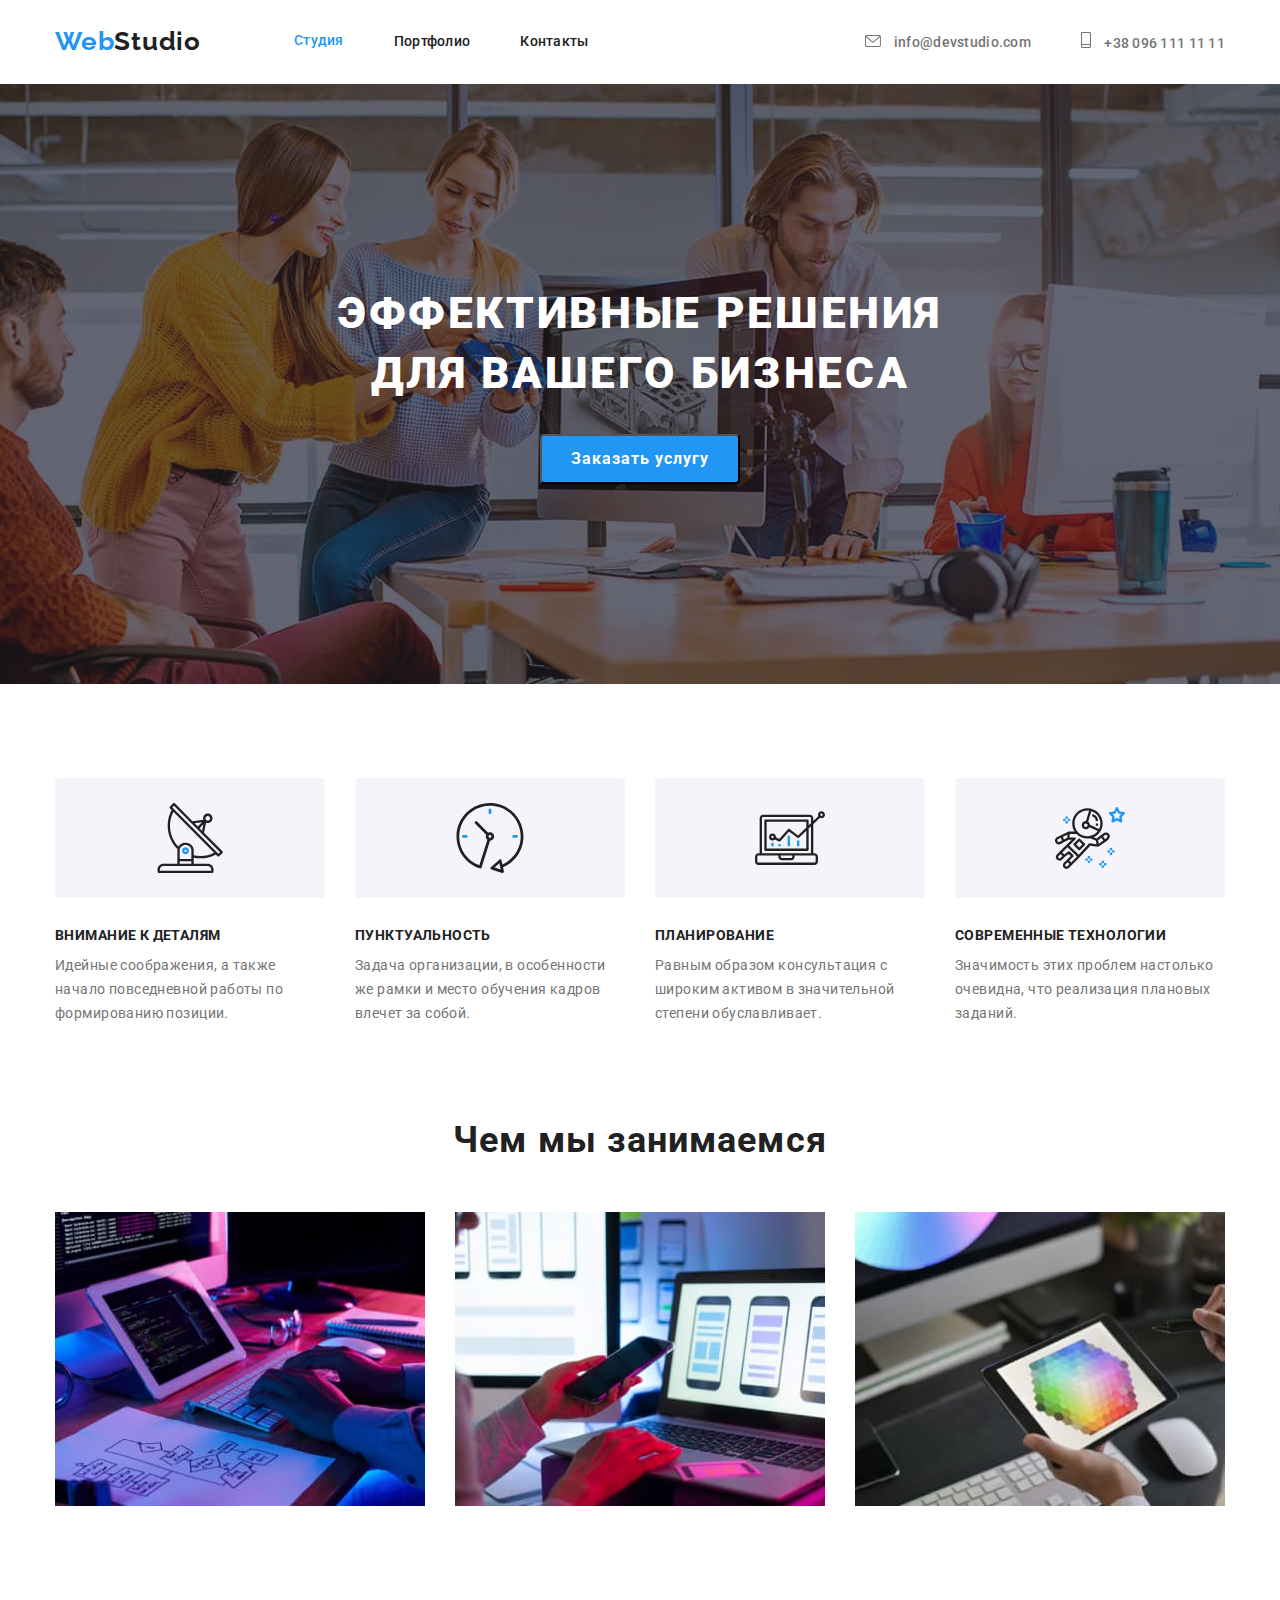
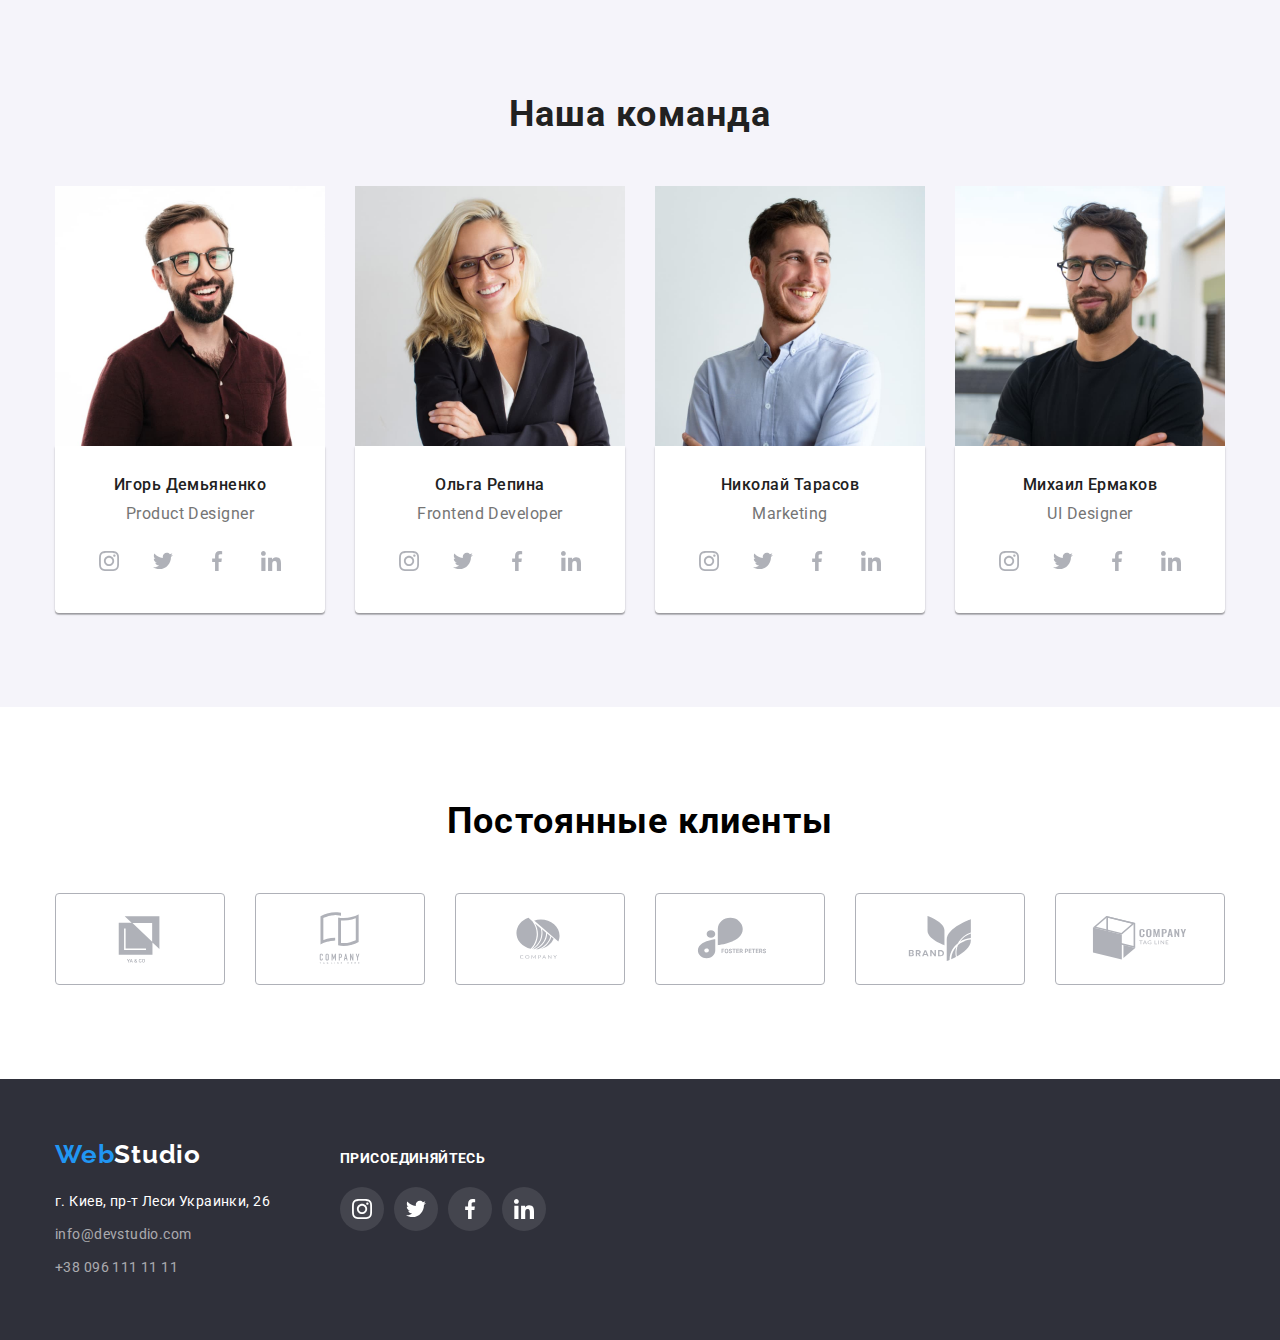
<file: index.html>
<!DOCTYPE html>
<html lang="ru">

<head>
    <meta charset="UTF-8">
    <meta http-equiv="X-UA-Compatible" content="IE=edge">
    <meta name="viewport" content="width=device-width, initial-scale=1.0">
    <title>Студия</title>
    <link rel="preconnect" href="https://fonts.googleapis.com">
    <link rel="preconnect" href="https://fonts.gstatic.com" crossorigin>
    <link href="https://fonts.googleapis.com/css2?family=Raleway:wght@700&family=Roboto:wght@400;500;700;900&display=swap"
        rel="stylesheet">
    <link rel="stylesheet" href="./css/modern-normalize.css">
    <link rel="stylesheet" href="./css/styles.css" />
  </head>

<body>
    <header class="header">
        <div class="container header-container">
        <a class ="link link-logo" href=""><span class="logo-title">Web</span><span class="logo-item">Studio</span> </a>
        <nav>
            <ul class="header-nav">
                <li class="list list-header"><a class ="link header-links" href="">Студия</a></li>
                <li class="list list-header"><a class ="link header-link" href="./portfolio.html">Портфолио</a></li>
                <li class="list list-header"><a class ="link header-link" href="">Контакты</a> </li>
            </ul>
        </nav>        
        <ul class="header-tel">            
            <li class="list list-header-mail ">                
                <a class ="link link-connection" href="mailto:info@devstudio.com">
                <svg class="mail-svg" width="16" height="12">
                        <use href="./images/icons.svg#icon-envelope">
                    
                        </use>
                    </svg>
                info@devstudio.com                    
                </a>
            </li>           
           
            <li class="list list-header-tel">                
                <a class ="link link-connection" href="tel:+380961111111">
                    <svg class="tel-svg" width="10" height="16">
                        <use href="./images/icons.svg#icon-Vector">
                    
                        </use>
                    </svg>
                    +38 096 111 11 11                    
                </a> 
            </li>
        
        </ul>        
                </div>
    </header>
    <main>
        <section class="hero section overlay" >
            <div class="container">
                
            <h1 class="hero-title">
                Эффективные решения для вашего бизнеса
            </h1>
            <button class="hero-btn" type="button">Заказать услугу</button> 

            </div>
        </section>
        <section class="title section">
            <div class="container">
            <h2 class="visually-hidden"></h2>
            <ul class="list-items">
                <div class="box">
                    <div class="box-item">
                    <div class="list-border">
                        <svg class="box-icon" width="70" height="70">
                            <use href="./images/icons.svg#icon-Group"></use>
                        </svg>
                    </div>
                        <li class="list list-item">
                            <h3 class="about-title">
                                Внимание к деталям
                            </h3>
                            <p class="title-text">
                                Идейные соображения, а также начало повседневной работы по формированию позиции.
                            </p>
                        </li>                    
                    </div>
                    <div class="box-item">
                    <div class="list-border">
                        <svg class="" width="70" height="70">
                            <use href="./images/icons.svg#icon-clock1"></use>
                        </svg>
                    </div>
                        <li class="list list-item">
                            <h3 class="about-title">
                                Пунктуальность
                            </h3>
                            <p class="title-text">
                                Задача организации, в особенности же рамки и место обучения кадров влечет за собой.
                            </p>
                        </li>                    
                    </div>
                    <div class="box-item">
                    <div class="list-border">
                        <svg class="" width="70" height="70">
                            <use href="./images/icons.svg#icon-diagram1"></use>
                        </svg>
                    </div>
                        <li class="list list-item">
                            <h3 class="about-title">
                                Планирование
                            </h3>
                            <p class="title-text">
                                Равным образом консультация с широким активом в значительной степени обуславливает.
                            </p>
                        </li>
                    </div>
                    <div class="box-item">
                    <div class="list-border">
                        <svg class="" width="70" height="70">
                            <use href="./images/icons.svg#icon-astronaut-1"></use>
                        </svg>
                    </div>
                    
                        <li class="list list-item">
                            <h3 class="about-title">
                                Современные технологии
                            </h3>
                            <p class="title-text">
                                Значимость этих проблем настолько очевидна, что реализация плановых заданий.
                            </p>
                        </li>                
                               
                </div>
               
                
               
                
                
            
            </ul>
            </div>
            </div>
        </section>
        <!--Чем мы занимаемся-->
        <section class="work section">
            <div class="container">
            <h2 class="work-title">Чем мы занимаемся</h2>
            <ul class="work-list">
                <li class="list work-list-item">
                    <img src="./images/img.jpg" alt="написание кода" width="370">
                </li>
                <li class="list work-list-item">
                    <img src="./images/img1.jpg" alt="создание приложений" width="370">
                </li>
                <li class="list work-list-item">
                    <img src="./images/img2.jpg" alt="оформление" width="370">
                </li>
            </ul>
            </div>
        </section>

        <!--Наша команда-->

        <section class="team section">
            <div class="container">
            <h2 class="team-title">Наша команда</h2>
            <ul class="title-list">
                <li class="list list-masters">
                    <img src="./images/img3.jpg" alt="дизайнер продуктов" width="270">
                    <div class="master-card">
                    <h3 class="name-title">Игорь Демьяненко</h3>
                    <p class="masters-item">Product Designer</p>
                    <ul class="masters-social-list list">
                        <li class="masters-social-item">
                            <a href="" class="masters-social-link">
                            <svg class="svg-link" width="20" height="20">
                                <use href="./images/icons.svg#icon-instagram">
                    
                                </use>
                            </svg>
                            </a>
                        </li>
                        <li class="masters-social-item ">
                            <a href="" class="link masters-social-link">
                            <svg class="svg-link" width="20" height="20">
                                <use href="./images/icons.svg#icon-twitter1">
                    
                                </use>
                            </svg>
                    </a>
                        </li>
                        <li class="masters-social-item">
                            <a href="" class="link masters-social-link">
                            <svg class="svg-link" width="20" height="20">
                                <use href="./images/icons.svg#icon-facebook1">
                    
                                </use>
                            </svg>
                            </a>
                        </li>
                        <li class="masters-social-item">
                            <a href="" class="link masters-social-link">
                            <svg class="svg-link" width="20" height="20">
                                <use href="./images/icons.svg#icon-linkedin1">
                    
                                </use>
                            </svg>
                            </a>
                        </li>
                    </ul>
                    </div>
                </li>
                <li class="list list-masters">
                    <img src="./images/img4.jpg" alt="фронтенд разработчик" width="270">
                    <div class="master-card">
                    <h3 class="name-title">Ольга Репина</h3>
                    <p class="masters-item">Frontend Developer</p>
                    <ul class="masters-social-list list">
                        <li class="masters-social-item">
                            <a href="" class="link masters-social-link">
                            <svg class="svg-link" width="20" height="20">
                                <use href="./images/icons.svg#icon-instagram">                 
                                </use>
                            </svg>
                            </a>
                        </li>
                        <li class="masters-social-item ">
                            <a href="" class="link masters-social-link">
                            <svg class="svg-link" width="20" height="20">
                                <use href="./images/icons.svg#icon-twitter1">
                    
                                </use>
                            </svg>
                    </a>
                        </li>
                        <li class="masters-social-item">
                            <a href="" class="link masters-social-link">
                            <svg class="svg-link" width="20" height="20">
                                <use href="./images/icons.svg#icon-facebook1">
                    
                                </use>
                            </svg>
                            </a>
                        </li>
                        <li class="masters-social-item">
                            <a href="" class="link masters-social-link">
                            <svg class="svg-link" width="20" height="20">
                                <use href="./images/icons.svg#icon-linkedin1">
                    
                                </use>
                            </svg>
                            </a>
                        </li>
                    </ul>
                    </div>
                </li> 
                <li class="list list-masters">
                    <img src="./images/img5.jpg" alt="маркетинг" width="270">
                    <div class="master-card">
                    <h3 class="name-title">Николай Тарасов</h3>
                    <p class="masters-item">Marketing</p>
                    <ul class="masters-social-list list">
                        <li class="masters-social-item">
                            <a href="" class="link masters-social-link">
                            <svg class="svg-link" width="20" height="20">
                                <use href="./images/icons.svg#icon-instagram">
                    
                                </use>
                            </svg>
                            </a>
                        </li>
                        <li class="masters-social-item ">
                            <a href="" class="link masters-social-link">
                            <svg class="svg-link" width="20" height="20">
                                <use href="./images/icons.svg#icon-twitter1">
                    
                                </use>
                            </svg>
                    </a>
                        </li>
                        <li class="masters-social-item">
                            <a href="" class="link masters-social-link">
                            <svg class="svg-link" width="20" height="20">
                                <use href="./images/icons.svg#icon-facebook1">
                    
                                </use>
                            </svg>
                            </a>
                        </li>
                        <li class="masters-social-item">
                            <a href="" class="link masters-social-link">
                            <svg class="svg-link" width="20" height="20">
                                <use href="./images/icons.svg#icon-linkedin1">
                    
                                </use>
                            </svg>
                            </a>
                        </li>
                    </ul>
                    </div>
                </li>                
                <li class="list list-masters">
                    <img src="./images/img6.jpg" alt="дизайнер" width="270">
                    <div class="master-card">
                    <h3 class="name-title">Михаил Ермаков</h3>
                    <p class="masters-item">UI Designer</p>
                    <ul class="masters-social-list list">
                        <li class="masters-social-item">
                            <a href="" class="link masters-social-link">
                            <svg class="svg-link" width="20" height="20">
                                <use href="./images/icons.svg#icon-instagram">
                    
                                </use>
                            </svg>
                            </a>
                        </li>
                        <li class="masters-social-item ">
                            <a href="" class="link masters-social-link">
                            <svg class="svg-link" width="20" height="20">
                                <use href="./images/icons.svg#icon-twitter1">
                    
                                </use>
                            </svg>
                    </a>
                        </li>
                        <li class="masters-social-item">
                            <a href="" class="link masters-social-link">
                            <svg class="svg-link" width="20" height="20">
                                <use href="./images/icons.svg#icon-facebook1">
                    
                                </use>
                            </svg>
                            </a>
                        </li>
                        <li class="masters-social-item">
                            <a href="" class="link masters-social-link">
                            <svg class="svg-link" width="20" height="20">
                                <use href="./images/icons.svg#icon-linkedin1">
                    
                                </use>
                            </svg>
                            </a>
                        </li>
                    </ul>
                    </div>
                    </div>
                </li>
            </ul>
            </div>
        </section>
        <section class=" section section-client">            
            <h2 class="client">Постоянные клиенты</h2>
            <ul class="client-border client-items list">
               
                <li class="client-icons">
                    <a href="" class="client-link">
                    <svg class="partners-logo" width=106 height=60>
                        <use href="./images/icons.svg#icon-Logo">
                        
                        </use>
                     </svg>
                    </a>
                </li>                
                
                <li class="client-icons">
                        <a href="" class="client-link">
                        <svg class="partners-logo" width=106 height=60>
                            <use href="./images/icons.svg#icon-Logo1">
                            
                            </use>
                        </svg>
                        </a>
                    </li>                
                
                    <li class="client-icons">
                        <a href="" class="client-link">
                        <svg class="partners-logo" width=106 height=60> 
                            <use href="./images/icons.svg#icon-Logo2">
                            
                            </use>
                        </svg>
                        </a>
                    </li>               
                
                    <li class="client-icons">
                        <a href="" class="client-link">
                        <svg class="partners-logo" width=106 height=60>
                        <use href="./images/icons.svg#icon-Logo3">
                        
                        </use>
                        </svg>
                        </a>
                    </li>                
                
                    <li class="client-icons">
                        <a href="" class="client-link">
                        <svg class="partners-logo" width=106 height=60> 
                            <use href="./images/icons.svg#icon-Logo4">
                            
                            </use>
                        </svg>
                        </a>
                    </li>               
                
                    <li class="client-icons">
                        <a href="" class="client-link">
                        <svg class="partners-logo" width=106 height=60> 
                            <use href="./images/icons.svg#icon-Logo5">
                            
                            </use>
                        </svg>
                        </a>
                    </li>                
            </ul>
        </section>

    </main>
    <footer class="footer">        
        <div class="container footer-container">       
           <div class="footer-boxs">
         <a class ="link footer-logo" href=""><span class="logo-title">Web</span><span class="logo-it">Studio</span> </a>
      
        <address>            
            <ul class="address">
                <li class="list footer-address">
                    <a class ="link footer-address" href="https://goo.gl/maps/CnuF6SRfgWgfMDeP9" target="_blank" rel="noopener noreferrer">г. Киев,
                        пр-т Леси Украинки, 26</a>
                </li>
                <li class="list footer-mail">
                    <a class ="link footer-mail" href="mailto:info@devstudio.com">info@devstudio.com</a>
                </li>
                <li class="list footer-tel">
                    <a class ="link footer-tel" href="tel:+380961111111">+38 096 111 11 11</a>
                </li>

            </ul>
        </address>      
    </div>
        
        <div class="footer-box">
            <h2 class="footer-title">присоединяйтесь</h2>

            <ul class="footer-list list">
                <li class="footer-social-item">
                    <a href="" class="link footer-social-link">
                        <svg class="footer-ikon" width="20" height="20">
                            <use href="./images/icons.svg#icon-instagram">
                
                            </use>
                        </svg>
                    </a>
                </li>
                <li class="footer-social-item">
                    <a href="" class="link footer-social-link">
                        <svg class="footer-ikon" width="20" height="20">
                            <use href="./images/icons.svg#icon-twitter1">
                
                            </use>
                        </svg>
                    </a>
                </li>
                <li class="footer-social-item">
                    <a href="" class="link footer-social-link">
                        <svg class="footer-ikon" width="20" height="20">
                            <use href="./images/icons.svg#icon-facebook1">
                
                            </use>
                        </svg>
                    </a>
                </li>
                <li class="footer-social-item">
                    <a href="" class="link footer-social-link">
                        <svg class="footer-ikon" width="20" height="20">
                            <use href="./images/icons.svg#icon-linkedin1">
                
                            </use>
                        </svg>
                    </a>
                </li>
            </ul>
        </div>
        
</div>

    </footer>
</body>

</html>
</file>
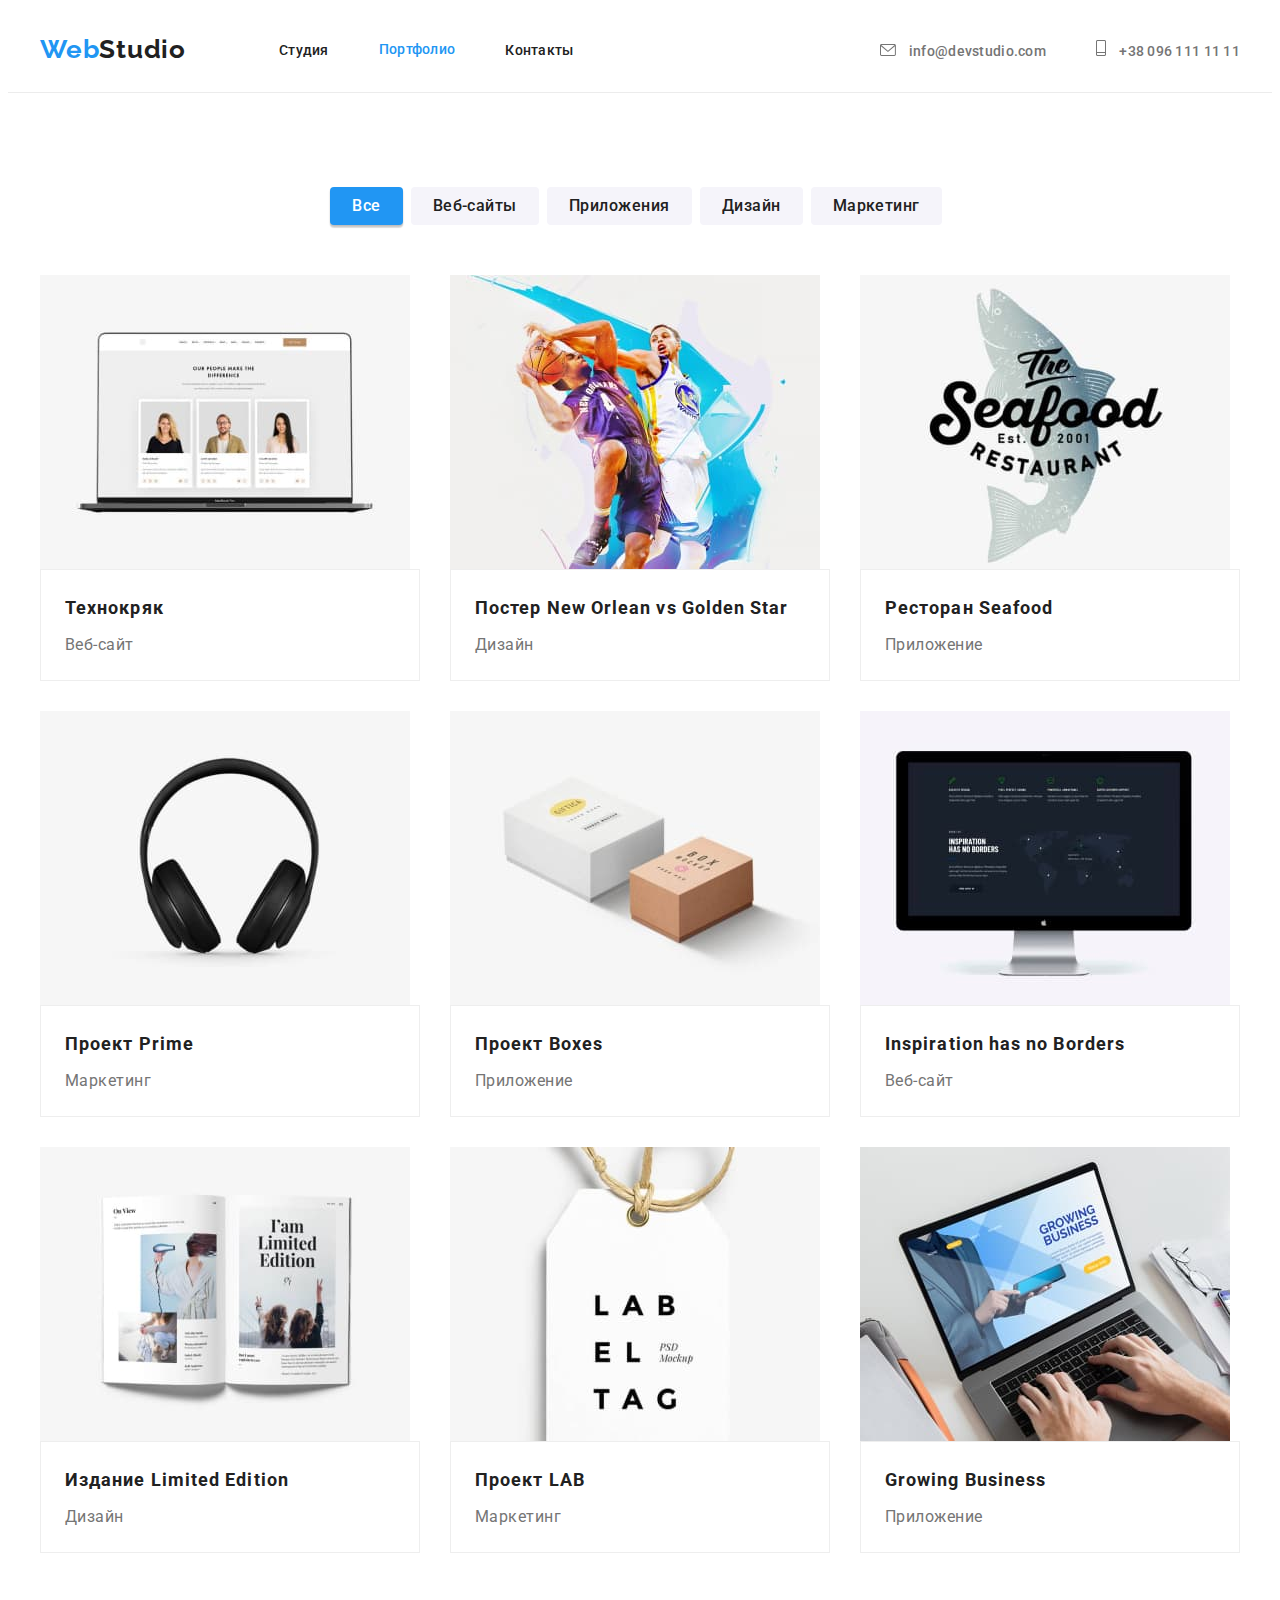
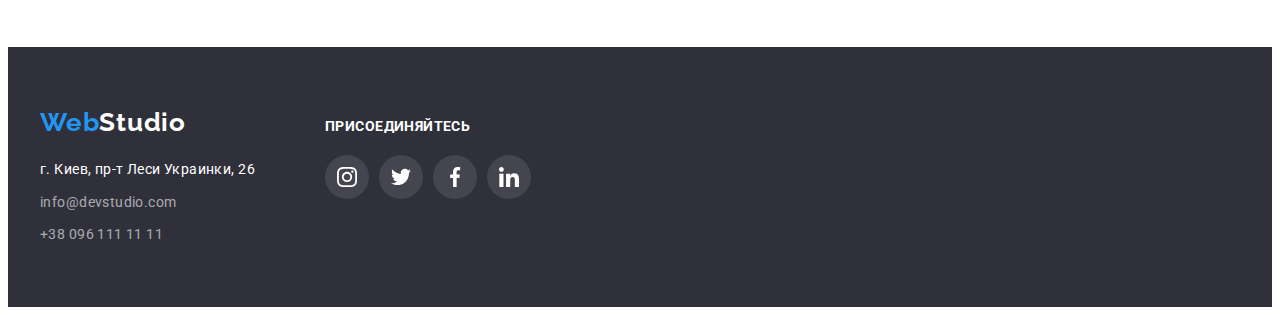
<file: portfolio.html>
<!DOCTYPE html>
    <html lang="ru">
    
    <head>
        <meta charset="UTF-8">
        <meta http-equiv="X-UA-Compatible" content="IE=edge">
        <meta name="viewport" content="width=device-width, initial-scale=1.0">
        <title>Портфолио</title>
        <link rel="preconnect" href="https://fonts.googleapis.com">
        <link rel="preconnect" href="https://fonts.gstatic.com" crossorigin>
        <link
            href="https://fonts.googleapis.com/css2?family=Raleway:wght@700&family=Roboto:wght@400;500;700;900&display=swap"
            rel="stylesheet">
        <link rel="stylesheet" href="https://cdnjs.cloudflare.com/ajax/libs/modern-normalize/1.1.0/modern-normalize.min.css"
                integrity="sha512-wpPYUAdjBVSE4KJnH1VR1HeZfpl1ub8YT/NKx4PuQ5NmX2tKuGu6U/JRp5y+Y8XG2tV+wKQpNHVUX03MfMFn9Q=="
                crossorigin="anonymous" referrerpolicy="no-referrer" />
        <link rel="stylesheet" href="./css/styles.css" />
    </head>
    
    <body>
        <header class="header header-border">
            <div class="container header-container">
            <a class="link link-logo" href=""><span class="logo-title">Web</span><span class="logo-item">Studio</span> </a>
            <nav>
                <ul class="header-nav">
                    <li class="list list-header"><a class="link header-link" href="./index.html">Студия</a></li>
                    <li class="list list-header"><a class="link header-links" href="">Портфолио</a></li>
                    <li class="list list-header"><a class="link header-link" href="">Контакты</a> </li>
                </ul>
            </nav>
        <ul class="header-tel">
            <li class="list list-header-mail ">
                <a class="link link-connection" href="mailto:info@devstudio.com">
                    <svg class="mail-svg" width="16" height="12">
                        <use href="./images/icons.svg#icon-envelope">
        
                        </use>
                    </svg>
                    info@devstudio.com
                </a>
            </li>
        
            <li class="list list-header-tel">
                <a class="link link-connection" href="tel:+380961111111">
                    <svg class="tel-svg" width="10" height="16">
                        <use href="./images/icons.svg#icon-Vector">
        
                        </use>
                    </svg>
                    +38 096 111 11 11
                </a>
            </li>
        
        </ul>
            </div>
        </header>
        <main>
            <section class="main section">
                <div class="container">
                <ul class="main-link">
                    <li class="main-button">
                       <button class="mains-btn" type="button">Все</button>
                    </li>
                    <li class="main-button">
                        <button class="main-btn" type="button">Веб-сайты</button>
                    </li>
                    <li class="main-button">
                        <button class="main-btn" type="button">Приложения</button>
                    </li>
                    <li class="main-button">
                        <button class="main-btn" type="button">Дизайн</button>
                    </li>
                    <li class="main-button">
                        <button class="main-btn" type="button">Маркетинг</button>
                    </li>
                </ul>
                <ul class="main-list">
                    <li class="main-card">
                        <img src="./pictures/pictures.jpg" alt="Веб-сайт" width="370">
                        <div class="card-item">
                        <h3 class="main-item">Технокряк</h3>
                        <p class="main-title">Веб-сайт</p>
                        </div>
                    </li>
                    <li class="main-card">
                        <img src="./pictures/pictures1.jpg" alt="Дизайн" width="370">
                        <div class="card-item">
                        <h3 class="main-item">Постер New Orlean vs Golden Star</h3>
                        <p class="main-title">Дизайн</p>
                    </div>
                    </li>                    
                    <li class="main-card">
                        <img src="./pictures/pictures2.jpg" alt="Приложение" width="370" >
                        <div class="card-item">
                        <h3 class="main-item">Ресторан Seafood</h3>
                        <p class="main-title">Приложение</p>
                        </div>
                    </li>
                    <li class="main-card">
                        <img src="./pictures/pictures3.jpg" alt="Маркетинг" width="370">
                        <div class="card-item">
                        <h3 class="main-item">Проект Prime</h3>
                        <p class="main-title">Маркетинг</p>
                        </div>
                    </li>
                    <li class="main-card">
                        <img src="./pictures/pictures4.jpg" alt="Приложение" width="370">
                        <div class="card-item">
                        <h3 class="main-item">Проект Boxes</h3>
                        <p class="main-title">Приложение</p>
                        </div>
                    </li>
                    <li class="main-card">
                        <img src="./pictures/pictures5.jpg" alt="Веб-сайт" width="370">
                        <div class="card-item">
                        <h3 class="main-item">Inspiration has no Borders</h3>
                        <p class="main-title">Веб-сайт</p>
                        </div>
                    </li>
                    <li class="main-card">
                        <img src="./pictures/pictures6.jpg" alt="Дизайн" width="370">
                        <div class="card-item">
                        <h3 class="main-item">Издание Limited Edition</h3>
                        <p class="main-title">Дизайн</p>
                        </div>
                    </li>
                    <li class="main-card">
                        <img src="./pictures/pictures7.jpg" alt="Маркетинг" width="370">
                        <div class="card-item">
                        <h3 class="main-item">Проект LAB</h3>
                        <p class="main-title">Маркетинг</p>
                        </div>
                    </li>
                    <li class="main-card">
                        <img src="./pictures/pictures8.jpg" alt="Приложение" width="370">
                        <div class="card-item">
                        <h3 class="main-item">Growing Business</h3>
                        <p class="main-title">Приложение</p>
                        </div>
                    </li>
                </ul>
                </div>
            </section>

        </main>
        <footer class="footer">
            <div class="container footer-container">
                <div class="footer-boxs">
                    <a class="link footer-logo" href=""><span class="logo-title">Web</span><span class="logo-it">Studio</span>
                    </a>
        
                    <address>
                        <ul class="address">
                            <li class="list footer-address">
                                <a class="link footer-address" href="https://goo.gl/maps/CnuF6SRfgWgfMDeP9" target="_blank"
                                    rel="noopener noreferrer">г. Киев,
                                    пр-т Леси Украинки, 26</a>
                            </li>
                            <li class="list footer-mail">
                                <a class="link footer-mail" href="mailto:info@devstudio.com">info@devstudio.com</a>
                            </li>
                            <li class="list footer-tel">
                                <a class="link footer-tel" href="tel:+380961111111">+38 096 111 11 11</a>
                            </li>
        
                        </ul>
                    </address>
                </div>
        
                <div class="footer-box">
                    <h2 class="footer-title">присоединяйтесь</h2>
        
                    <ul class="footer-list list">
                        <li class="footer-social-item">
                            <a href="" class="link footer-social-link">
                                <svg class="footer-ikon" width="20" height="20">
                                    <use href="./images/icons.svg#icon-instagram">
        
                                    </use>
                                </svg>
                            </a>
                        </li>
                        <li class="footer-social-item">
                            <a href="" class="link footer-social-link">
                                <svg class="footer-ikon" width="20" height="20">
                                    <use href="./images/icons.svg#icon-twitter1">
        
                                    </use>
                                </svg>
                            </a>
                        </li>
                        <li class="footer-social-item">
                            <a href="" class="link footer-social-link">
                                <svg class="footer-ikon" width="20" height="20">
                                    <use href="./images/icons.svg#icon-facebook1">
        
                                    </use>
                                </svg>
                            </a>
                        </li>
                        <li class="footer-social-item">
                            <a href="" class="link footer-social-link">
                                <svg class="footer-ikon" width="20" height="20">
                                    <use href="./images/icons.svg#icon-linkedin1">
        
                                    </use>
                                </svg>
                            </a>
                        </li>
                    </ul>
                </div>
        
            </div>
        
        </footer>
        </body>
        
        </html>
</file>
<file: css/styles.css>
:root {
  --background-origin: #ffffff;
  --basik-color: #2f303a;
  --first-text-color: #212121;
  --second-text-color: #757575;
  --accent-color: #2196f3;
  --first-title-color: #ffffff;
  --footer-text-color: rgba(255, 255, 255, 0.6);
  --btn-hover-color: #188ce8;
  --btn-second-color: #f5f4fa;
  --background-item-color: #ffffff;
  --background-items-color: #ffffff;
}
body {
  font-family: 'Roboto', sans-serif;
}
p,
h1,
h2,
h3,
h4,
h5,
h6 {
  margin: 0;
}
ul {
  margin: 0;
  padding: 0;
}
button {
  cursor: pointer;
}

img {
  display: block;
}
.visually-hidden {
  position: absolute;
  width: 1px;
  height: 1px;
  margin: -1px;
  border: 0;
  padding: 0;
  
  white-space: nowrap;
  clip-path: inset(100%);
  clip: rect(0 0 0 0);
  overflow: hidden;
}
.container {
  width: 1200px;
  padding-left: 15px;
  padding-right: 15px;
  margin: 0 auto;
  /* outline: 2px solid red; */
}
.section {
padding-top: 94px;
padding-bottom: 94px;
}
.list {
  list-style: none;
}

.link {
  text-decoration: none;
}
.header {
  color: var(--background-origin);
  
}
.header-links {
  font-weight: 500;
  font-size: 14px;
  line-height: 1.14;
  letter-spacing: 0.02em;
  color: var(--accent-color);
  display: flex;
 
 
 }
 .header-container {display: flex;   
     }
 .header-border {
   border-bottom: 1px solid #ECECEC;
   
 }
 .header-nav{ 
   display: block;
   display: flex;   
   align-items: center;
   
  }
  .mail-svg {
    margin-right: 10px;
  }
  .tel-svg {
    margin-right: 10px;
  }
  .header-tel  {
    display: block;
    display: flex;       
    margin-left: auto;
    align-items: center;
  }
  .link-connection {
    font-weight: 500;
    font-size: 14px;
    line-height: 1.14;
    letter-spacing: 0.02em;
    color: var(--second-text-color);
  }
  .mail-svg {
    fill: currentColor;
  }
  .tel-svg {
    fill: currentColor;
  }
  .link-connection:hover,
  .link-connection:focus {
    color: var(--accent-color);
  }
.header-link:hover,
  .header-link:focus {
    color: var(--accent-color);
  }
  
.header-links:hover,
.header-links:focus {
  color: var(--accent-color);
}
}
.header-link {
  font-weight: 500;
  font-size: 14px;
  line-height: 1.14;
  letter-spacing: 0.02em;
  color: var(--first-text-color);
  display: flex;
  align-items: center; 
  padding-top: 32px;
  padding-bottom: 32px;
  
}
.list-header:not(:last-child) {
  margin-right: 50px;   
 
 }
 .list-header {
  padding-top: 32px;
  padding-bottom: 32px;
 }

  
  .hero-btn {
    background: #2196f3;
    box-shadow: 0px 4px 4px rgba(0, 0, 0, 0.15);
    font-family: Roboto;
    font-style: normal;
    font-weight: bold;
    font-size: 16px;
    line-height: 1.87;
    text-align: center;
    letter-spacing: 0.06em;
    color: var(--first-title-color);
    cursor: pointer;
    box-shadow: 0px 4px 4px rgba(0, 0, 0, 0.15);
    border-radius: 4px;
    width: 200px;
    height: 50px;
    

  }
  .hero-btn:hover,
  .hero-btn:focus {
    background-color: #188ce8;
  }
  .header-link {
    font-weight: 500;
    font-size: 14px;
    line-height: 1.14;
    letter-spacing: 0.02em;

    color: var(--first-text-color);
  }
  .list-header-mail{
    margin-right: 50px;
    padding-top: 32px;
    padding-bottom: 32px;
  }
  
  .list-header-tel {
    padding-top: 32px;
    padding-bottom: 32px;

  }
  .link-logo{
    display: flex;
    align-items: center;
    padding-top: 24px;
    padding-bottom: 25px;
    margin-right: 93px ;
  }
  

  .logo-title {
    font-family: Raleway;
    font-style: normal;
    font-weight: bold;
    font-size: 26px;
    line-height: 1.19;
    letter-spacing: 0.03em;
    color: var(--accent-color);
  }
  .logo-item {
    font-family: Raleway;
    font-style: normal;
    font-weight: bold;
    font-size: 26px;
    line-height: 1.19;
    letter-spacing: 0.03em;
    color: var(--first-text-color);
  }
  .logo-it {
    font-family: Raleway;
    font-style: normal;
    font-weight: bold;
    font-size: 26px;
    line-height: 1.19;
    letter-spacing: 0.03em;
    color: white;
  }
  .hero {
    background-color: var(--basik-color);
    padding-top: 200px;
    padding-bottom: 200px;
  }
  .overlay {
    max-width: 1600px;
    height: 600px;
    margin-left: auto;
    margin-right: auto;
    background-image: 
    linear-gradient(rgba(47, 48, 58, 0.4), rgba(47, 48, 58, 0.4)),
    url('../images/overlay.jpg');
    background-position: center;
    background-repeat: no-repeat;
    background-size: cover;
  }

  .hero-title {
    font-weight: 900;
    font-size: 44px;
    line-height: 1.36;
    letter-spacing: 0.06em;
    color: var(--first-title-color);
    text-transform: uppercase;
    max-width: 696px;
    text-align: center;
    margin: auto;
    margin-bottom: 30px;
  }
  .box {
    display: flex;
       
  }  

  .box-item:not(:first-child){
  margin-left: 30px;
  }
 
  .list-border {       
    display: flex; 
    justify-content: center;
    align-items: center;
    width: 270px;
    height: 120px;    
    background: #F5F4FA; ;
    border-radius: 4px;
    margin-bottom: 30px;
  
  }

    .title {
    background-color: var(--background-item-color);
    padding-bottom: 0px;
  }
  .work {
    background-color: var(--background-item-color);
      }
    .work-list{
    display: flex;
  }
  .work-list-item:not(:last-child) {
    margin-right: 30px;
  }
  .team {
    background-color: var(--background-items-color);
  }
  .list-items{
    display: flex;
  }
  .list-item:not(:last-child)  {
    margin-right: 30px;
  }

  
  .about-title {
    font-weight: bold;
    font-size: 14px;
    line-height: 1.14;
    letter-spacing: 0.03em;
    color: var(--first-text-color);
    text-transform: uppercase;
    width: 270px;
  }
  .title-text {
    font-weight: normal;
    font-size: 14px;
    line-height: 1.71;
    letter-spacing: 0.03em;
    color: var(--second-text-color);
    width: 270px;
    margin-top: 10px;
  
  }
  .work-title {
    font-weight: bold;
    font-size: 36px;
    line-height: 1.16;
    text-align: center;
    letter-spacing: 0.03em;
    color: var(--first-text-color);
    margin-bottom: 50px;
  }
  .title-list {
    display: flex;
    flex-wrap: wrap;
    margin: -15px;
  }
  .list-masters{
    flex-basis: calc(100% / 4 - 30px);
    margin: 15px;
    
  }
  .list-masters:hover {
    box-shadow: 0px 1px 3px rgba(0, 0, 0, 0.12), 0px 1px 1px rgba(0, 0, 0, 0.14), 0px 2px 1px rgba(0, 0, 0, 0.2);
  }

  .team-title {
    font-weight: bold;
    font-size: 36px;
    line-height: 1.16;
    text-align: center;
    letter-spacing: 0.03em;
    color: var(--first-text-color);
    margin-bottom: 50px;
    
  }

  .name-title {
    font-weight: 500;
    font-size: 16px;
    line-height: 1.18;
    text-align: center;
    letter-spacing: 0.03em;
    color: var(--first-text-color);
    
     }
  .team {
    background-color: #F5F4FA;;
  }

  .masters-item {
    font-weight: normal;
    font-size: 16px;
    line-height: 1.18;
    text-align: center;
    letter-spacing: 0.03em;
    color: var(--second-text-color);
    margin-top: 10px;
    
      }
  .master-card {
    background: #FFFFFF;
    box-shadow: 0px 1px 3px rgba(0, 0, 0, 0.12), 0px 1px 1px rgba(0, 0, 0, 0.14), 0px 2px 1px rgba(0, 0, 0, 0.2);
    border-radius: 0px 0px 4px 4px;
    padding-bottom: 30px;
    padding-top: 30px; 
  }
  .footer {
    background-color: var(--basik-color);
    padding-top: 60px;
    padding-bottom: 60px;
    display: flex;
      }    

  .footer-logo {
    font-family: Raleway;
    font-style: normal;
    font-weight: bold;
    font-size: 26px;
    line-height: 1.19;
    letter-spacing: 0.03em;
    color: var(--accent-color);  
          }

  .footer-address {
    font-style: normal;
    font-weight: normal;
    font-size: 14px;
    line-height: 1.71;
    letter-spacing: 0.03em;
    color: var(--first-title-color);
    margin-top: 20px;
  }
  .footer-address:hover,
  .footer-address:focus {
    color: var(--first-title-color);
  }
  .footer-mail {
    font-style: normal;
    font-weight: normal;
    font-size: 14px;
    line-height: 1.71;
    letter-spacing: 0.03em;
    color: var(--footer-text-color);
    margin-top: 9px;
  }
  .footer-mail:hover,
  .footer-mail:focus {
    color: var(--first-title-color);
  }
  .footer-tel {
    font-style: normal;
    font-weight: normal;
    font-size: 14px;
    line-height: 1.71;
    letter-spacing: 0.03em;
    color: var(--footer-text-color);
    margin-top: 9px;
    
  }
  .footer-tel:hover,
  .footer-tel:focus {
    color: var(--first-title-color);
  }
  .hero {
    text-align: center;
  }
  /* --------------------------------------Портфолио -------------------------------*/
  .main-list {
    list-style: none;
    display: flex;
    flex-wrap: wrap;
    margin: -15px;
  }
  .main-card{
    flex-basis: calc(100% / 3 - 30px);
    margin: 15px;
    text-align: left;
  }
  .main-card:hover {
    box-shadow: 0px 1px 1px rgba(0, 0, 0, 0.12), 0px 4px 4px rgba(0, 0, 0, 0.06), 1px 4px 6px rgba(0, 0, 0, 0.16);
  }
  
  
    
  .main-link {
    list-style: none;
    margin-bottom: 50px;
  }
  .mains-btn {    
    background-color: var(--accent-color);
    color: var(--first-title-color);
    font-family: Roboto;
    font-style: normal;
    font-weight: 500;
    font-size: 16px;
    line-height: 1.62;
    text-align: center;
    letter-spacing: 0.03em;
    cursor: pointer;
    background: #2196F3;
    border-radius: 4px;    
    border: 0px;
    padding: 6px 22px;
    box-shadow: 0px 3px 1px rgba(0, 0, 0, 0.1), 0px 1px 2px rgba(0, 0, 0, 0.08), 0px 2px 2px rgba(0, 0, 0, 0.12);
  }
  .mains-btn:hover,   
  .mains-btn:focus {
    background-color: var(--btn-hover-color);
    color: #ffffff;
    box-shadow: 0px 3px 1px rgba(0, 0, 0, 0.1), 0px 1px 2px rgba(0, 0, 0, 0.08), 0px 2px 2px rgba(0, 0, 0, 0.12);
  }
  .main-btn {    
    background-color: var(--btn-second-color);
    color: var(--first-text-color);
    font-family: Roboto;
    font-style: normal;
    font-weight: 500;
    font-size: 16px;
    line-height: 1.62;
    text-align: center;
    letter-spacing: 0.03em;
    background: #F5F4FA;
    border-radius: 4px;
    cursor: pointer;
    border: 0px;
    padding: 6px 22px;
  }

  .main-btn:hover,
  .main-btn:focus {
    background-color: var(--accent-color);
    box-shadow: 0px 3px 1px rgba(0, 0, 0, 0.1), 0px 1px 2px rgba(0, 0, 0, 0.08), 0px 2px 2px rgba(0, 0, 0, 0.12);
    color: #ffffff;
  }
  

.main-item {
  font-weight: bold;
  font-size: 18px;
  line-height: 2;
  letter-spacing: 0.06em;
  color: var(--first-text-color);
      }
.master-card {
  background: #FFFFFF;
  box-shadow: 0px 1px 3px rgba(0, 0, 0, 0.12), 0px 1px 1px rgba(0, 0, 0, 0.14), 0px 2px 1px rgba(0, 0, 0, 0.2);
  border-radius: 0px 0px 4px 4px;
  }


.main-title {
  font-weight: normal;
  font-size: 16px;
  line-height: 1.87;
  letter-spacing: 0.03em;
  color: var(--second-text-color);  
  margin-top: 4px;
}
.card-item {   
   
    background: #FFFFFF;
    border: 1px solid #EEEEEE;
    box-sizing: border-box;
    padding-top: 20px;
    padding-right: 24px;     
    padding-bottom: 20px;
    padding-left: 24px;
  }

.main-link {
  display: flex;
  justify-content: center;
  
}

.main-button {   
  display: flex;
  text-align: center;
  margin-right: 8px;
  
    }

.masters-social-list {
display: flex;
justify-content: center;
margin-top: 16px;

    }
.masters-social-item:not(:first-child)
{
  margin-left: 10px;
 
}
.masters-social-link {
  width: 44px;
  height: 44px;
  background: #FFFFFF;
  display: flex;
  justify-content: center;
  align-items: center;
  border-radius: 50%;
  color: #AFB1B8;
  }
  .svg-link {
    fill: currentColor;
  }
  .masters-social-link:hover,
  .masters-social-link:focus {
    background-color: var(--accent-color);
    color:#ffffff;
  }
  .section-client {
    padding-bottom: 94px;
  }
  .client {
font-family: Roboto;
font-style: normal;
font-weight: bold;
font-size: 36px;
line-height: 1.16;
text-align: center;
letter-spacing: 0.03em;    
  }
  .client-items {
    display: flex;
    justify-content: center;
    
  }
  .client-icons {
    display: flex;
    justify-content: center;
    align-items: center;
  }
  
  .client-icons:not(:first-child)  {
    margin-left: 30px;
  }
  
  .client-link {
    display: flex;
    justify-content: center;
    align-items: center ;
    margin-top: 50px;    
    width: 170px;
    height: 92px;
    border: 1px solid #AFB1B8;
    box-sizing: border-box;
    border-radius: 4px;
    color: #AFB1B8;    
      }
  .partners-logo {
    fill: currentColor;
  }
  .client-link:hover,
  .client-link:focus {
    color: var(--accent-color);

  }
  .client-link:hover,
  .client-link:focus {
    border: 1px solid var(--accent-color);
}

  .footer-link {
    font-family: Roboto;
    font-style: normal;
    font-weight: bold;
    font-size: 14px;
    line-height: 1.14;
    letter-spacing: 0.03em;
    text-transform: uppercase;
    color: #FFFFFF; 
   
  }
  .footer-container {
    display: flex;
  }   
  .footer-box{     
     
    margin-left: 70px;}

    .footer-list {
    display: flex;   
    margin-top: 20px;    
    }
    .footer-list :not(:first-child){
    
    margin-left: 10px;}

    .footer-social-link {
  width: 44px;
  height: 44px;
  background-color: rgba(255, 255, 255, 0.1);
  display: flex;
  justify-content: center;
  align-items: center;
  border-radius: 50%;
  color: #FFFFFF}


    .footer-ikon {
      fill: currentColor;
    }
    .footer-social-link:hover, 
    .footer-social-link:focus {
      background-color: var(--accent-color);
    }
          
    .footer-title{
    font-family: Roboto;
    font-style: normal;
    font-weight: bold;
    font-size: 14px;
    line-height: 1.14;
    letter-spacing: 0.03em;
    text-transform: uppercase;
    color: #FFFFFF;
    margin-top: 12px;
    }
</file>
